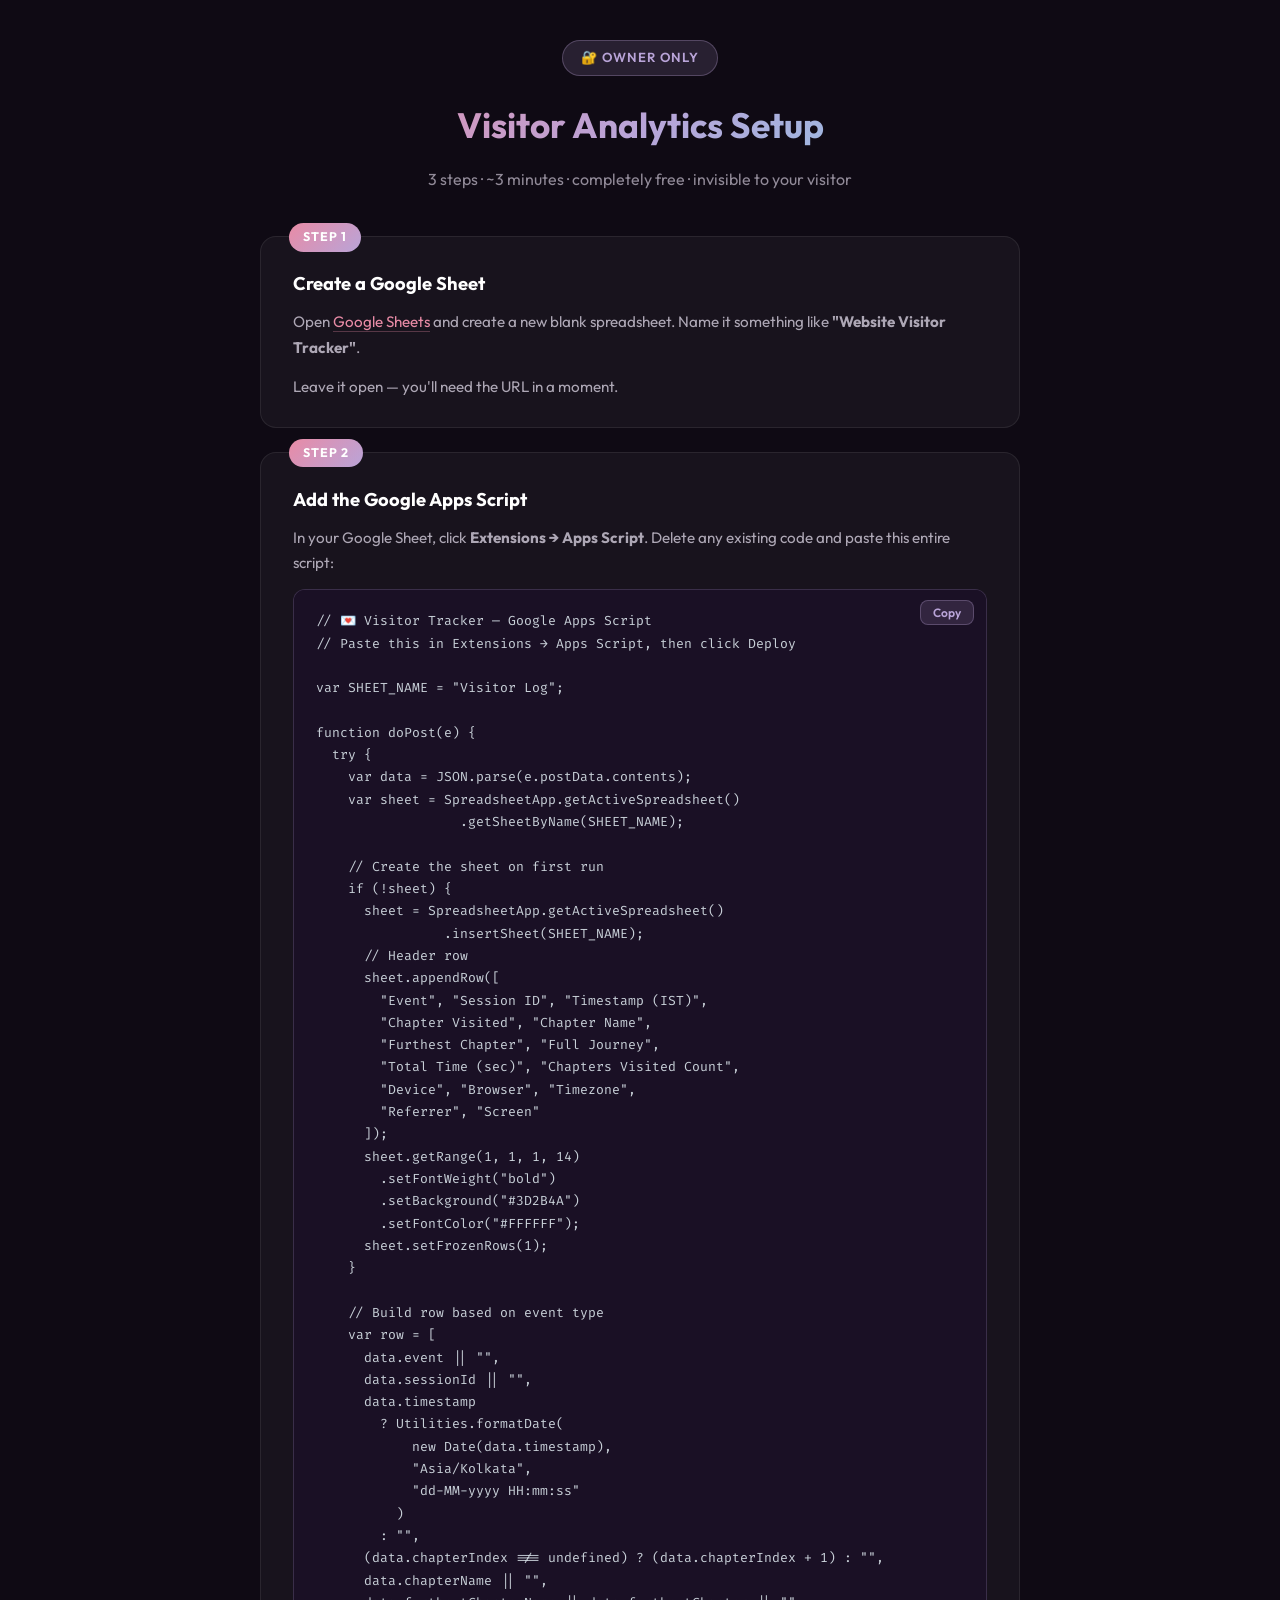
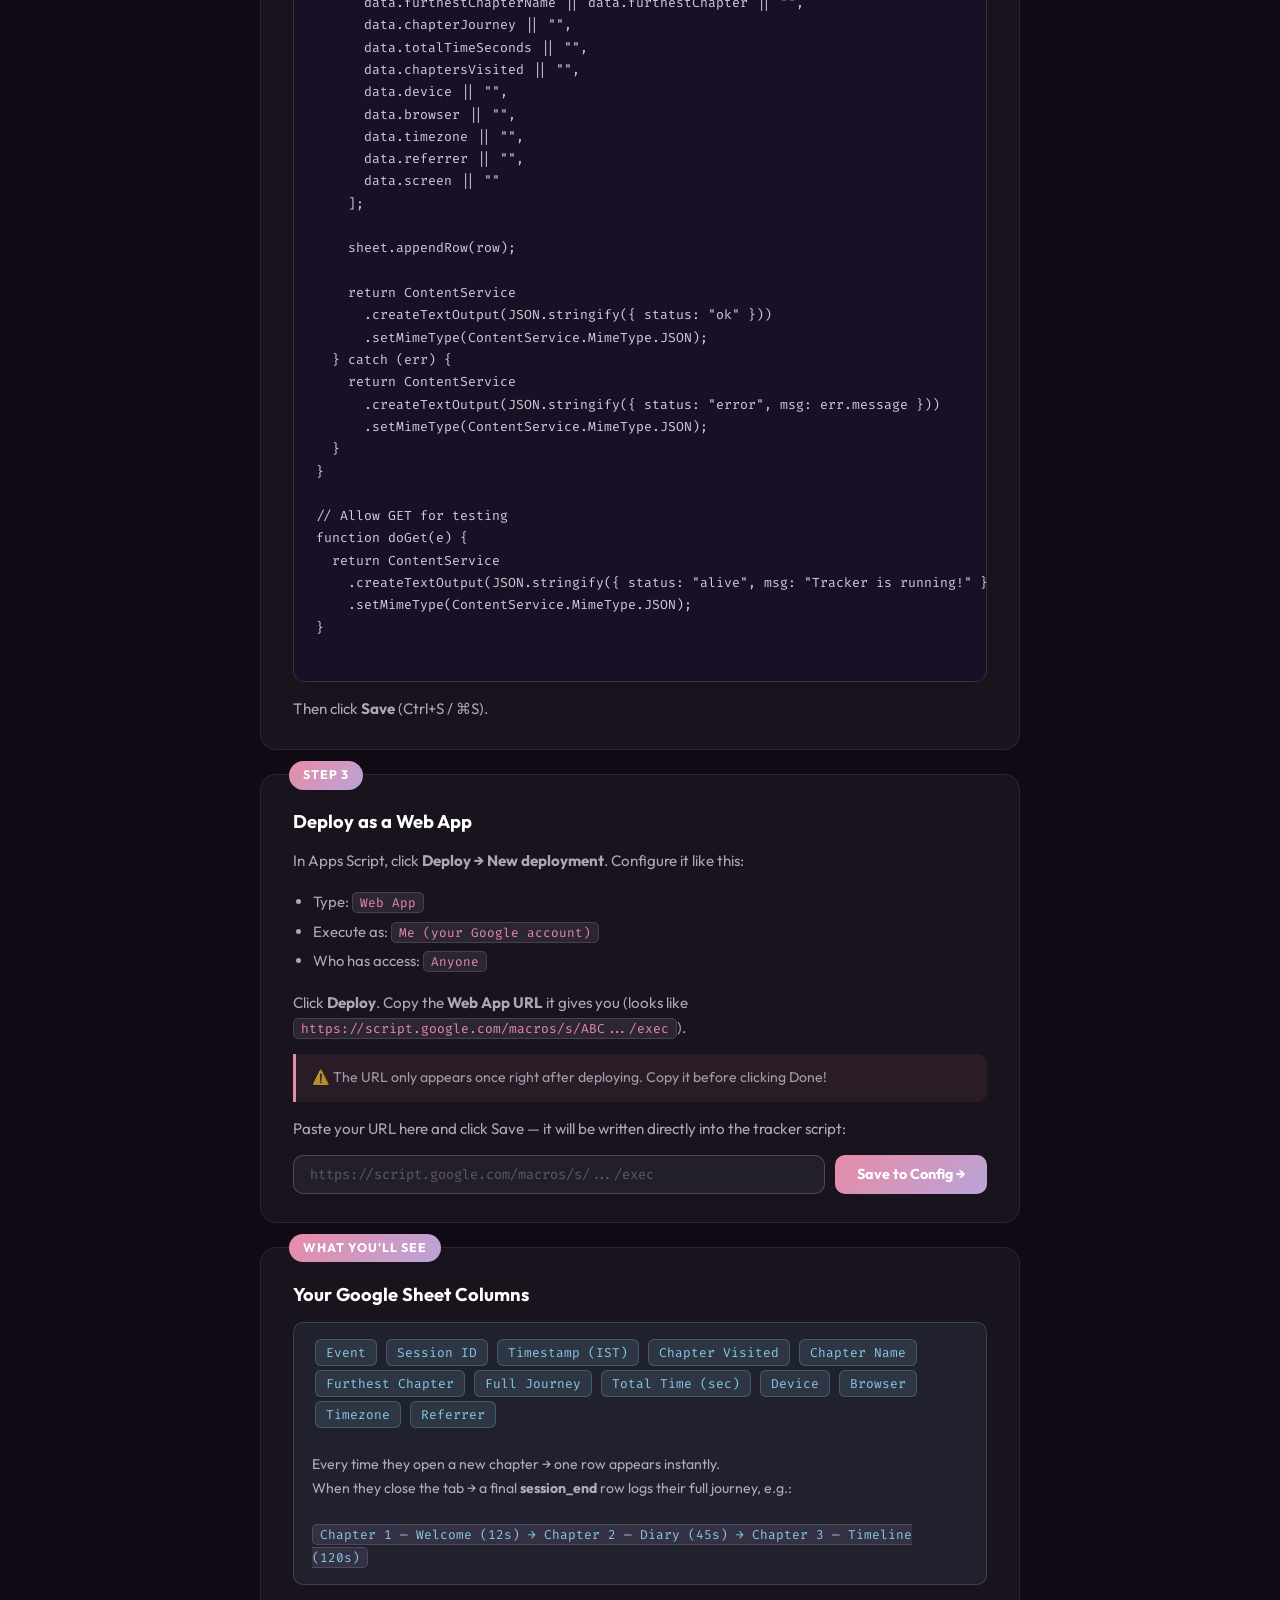
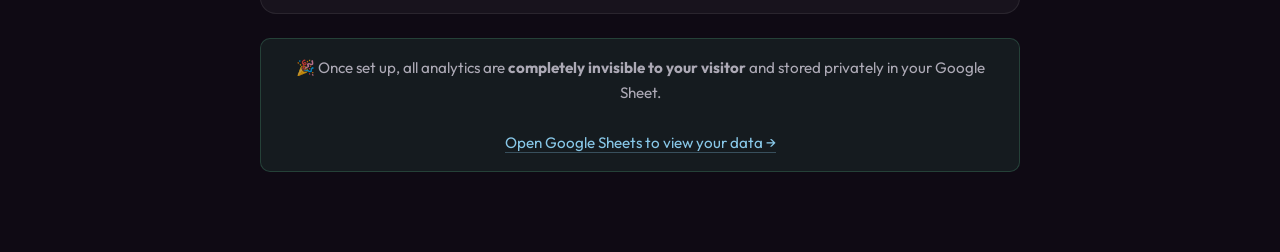
<file: admin-setup.html>
<!DOCTYPE html>
<html lang="en">
<head>
  <meta charset="UTF-8">
  <meta name="viewport" content="width=device-width, initial-scale=1.0">
  <title>🔐 Owner Setup — Visitor Analytics</title>
  <link rel="preconnect" href="https://fonts.googleapis.com">
  <link href="https://fonts.googleapis.com/css2?family=Outfit:wght@400;500;600;700&family=Fira+Code:wght@400;500&display=swap" rel="stylesheet">
  <style>
    *, *::before, *::after { box-sizing: border-box; margin: 0; padding: 0; }

    body {
      font-family: 'Outfit', sans-serif;
      background: #0f0a14;
      color: #e8e0f0;
      min-height: 100vh;
      padding: 40px 20px 80px;
      line-height: 1.65;
    }

    .container {
      max-width: 760px;
      margin: 0 auto;
    }

    .header {
      text-align: center;
      margin-bottom: 44px;
    }

    .header-badge {
      display: inline-flex;
      align-items: center;
      gap: 8px;
      background: rgba(185, 164, 216, 0.15);
      border: 1px solid rgba(185, 164, 216, 0.3);
      border-radius: 9999px;
      padding: 6px 18px;
      font-size: 0.82rem;
      font-weight: 600;
      color: #B9A4D8;
      letter-spacing: 0.08em;
      text-transform: uppercase;
      margin-bottom: 20px;
    }

    h1 {
      font-size: 2.2rem;
      font-weight: 700;
      background: linear-gradient(135deg, #E88BA6, #B9A4D8, #88C8E8);
      -webkit-background-clip: text;
      -webkit-text-fill-color: transparent;
      background-clip: text;
      margin-bottom: 12px;
    }

    .subtitle {
      color: rgba(232, 224, 240, 0.6);
      font-size: 1rem;
    }

    /* Steps */
    .step-card {
      background: rgba(255, 255, 255, 0.04);
      border: 1px solid rgba(255, 255, 255, 0.08);
      border-radius: 16px;
      padding: 28px 32px;
      margin-bottom: 24px;
      position: relative;
    }

    .step-number {
      position: absolute;
      top: -14px;
      left: 28px;
      background: linear-gradient(135deg, #E88BA6, #B9A4D8);
      color: #fff;
      font-size: 0.78rem;
      font-weight: 700;
      letter-spacing: 0.08em;
      text-transform: uppercase;
      padding: 4px 14px;
      border-radius: 9999px;
    }

    .step-card h2 {
      font-size: 1.15rem;
      font-weight: 700;
      color: #fff;
      margin-bottom: 10px;
      margin-top: 4px;
    }

    .step-card p {
      color: rgba(232, 224, 240, 0.72);
      font-size: 0.95rem;
      margin-bottom: 14px;
    }

    .step-card p:last-child { margin-bottom: 0; }

    a {
      color: #E88BA6;
      text-decoration: none;
      border-bottom: 1px solid rgba(232, 139, 166, 0.3);
      transition: border-color 0.2s;
    }

    a:hover { border-color: #E88BA6; }

    /* Code block */
    .code-block {
      background: #1a1025;
      border: 1px solid rgba(185, 164, 216, 0.2);
      border-radius: 12px;
      padding: 20px 22px;
      font-family: 'Fira Code', monospace;
      font-size: 0.82rem;
      line-height: 1.7;
      color: #c9d1d9;
      overflow-x: auto;
      margin: 14px 0;
      position: relative;
      white-space: pre;
    }

    .copy-btn {
      position: absolute;
      top: 10px;
      right: 12px;
      background: rgba(185, 164, 216, 0.15);
      border: 1px solid rgba(185, 164, 216, 0.3);
      border-radius: 8px;
      color: #B9A4D8;
      font-family: 'Outfit', sans-serif;
      font-size: 0.75rem;
      font-weight: 600;
      padding: 4px 12px;
      cursor: pointer;
      transition: background 0.2s;
    }

    .copy-btn:hover { background: rgba(185, 164, 216, 0.28); }
    .copy-btn.copied { color: #88C8E8; border-color: rgba(136, 200, 232, 0.4); }

    /* Inline code */
    code {
      font-family: 'Fira Code', monospace;
      font-size: 0.85em;
      background: rgba(185, 164, 216, 0.12);
      border: 1px solid rgba(185, 164, 216, 0.2);
      border-radius: 5px;
      padding: 1px 7px;
      color: #E88BA6;
    }

    /* URL Input */
    .url-form {
      display: flex;
      gap: 10px;
      margin-top: 14px;
      flex-wrap: wrap;
    }

    .url-input {
      flex: 1;
      min-width: 200px;
      background: rgba(255,255,255,0.05);
      border: 1px solid rgba(185, 164, 216, 0.3);
      border-radius: 10px;
      padding: 10px 16px;
      color: #fff;
      font-family: 'Fira Code', monospace;
      font-size: 0.85rem;
      outline: none;
      transition: border-color 0.2s;
    }

    .url-input:focus { border-color: #B9A4D8; }
    .url-input::placeholder { color: rgba(232, 224, 240, 0.3); }

    .save-btn {
      background: linear-gradient(135deg, #E88BA6, #B9A4D8);
      border: none;
      border-radius: 10px;
      color: #fff;
      font-family: 'Outfit', sans-serif;
      font-size: 0.9rem;
      font-weight: 700;
      padding: 10px 22px;
      cursor: pointer;
      transition: transform 0.15s, box-shadow 0.15s;
    }

    .save-btn:hover { transform: scale(1.03); box-shadow: 0 6px 20px rgba(185,164,216,0.3); }

    .save-status {
      display: none;
      margin-top: 10px;
      font-size: 0.88rem;
      color: #88C8E8;
      font-weight: 600;
    }

    /* Column layout hints */
    .columns-hint {
      background: rgba(136, 200, 232, 0.08);
      border: 1px solid rgba(136, 200, 232, 0.2);
      border-radius: 10px;
      padding: 14px 18px;
      margin-top: 12px;
      font-size: 0.88rem;
      color: rgba(232, 224, 240, 0.72);
    }

    .col-pill {
      display: inline-block;
      background: rgba(136, 200, 232, 0.12);
      border: 1px solid rgba(136, 200, 232, 0.25);
      border-radius: 6px;
      padding: 2px 10px;
      margin: 2px 3px;
      font-family: 'Fira Code', monospace;
      font-size: 0.8rem;
      color: #88C8E8;
    }

    /* Warning */
    .warning {
      background: rgba(232, 139, 166, 0.08);
      border-left: 3px solid #E88BA6;
      border-radius: 0 10px 10px 0;
      padding: 12px 16px;
      margin-top: 12px;
      font-size: 0.88rem;
      color: rgba(232, 224, 240, 0.65);
    }

    .success-box {
      background: rgba(100, 220, 160, 0.08);
      border: 1px solid rgba(100, 220, 160, 0.2);
      border-radius: 10px;
      padding: 16px 20px;
      margin-top: 24px;
      text-align: center;
      color: rgba(232, 224, 240, 0.72);
      font-size: 0.95rem;
    }

    .success-box a {
      color: #88C8E8;
      border-color: rgba(136, 200, 232, 0.3);
    }
  </style>
</head>
<body>
  <div class="container">

    <div class="header">
      <div class="header-badge">🔐 Owner Only</div>
      <h1>Visitor Analytics Setup</h1>
      <p class="subtitle">3 steps · ~3 minutes · completely free · invisible to your visitor</p>
    </div>

    <!-- STEP 1 -->
    <div class="step-card">
      <span class="step-number">Step 1</span>
      <h2>Create a Google Sheet</h2>
      <p>Open <a href="https://sheets.google.com" target="_blank">Google Sheets</a> and create a new blank spreadsheet. Name it something like <strong>"Website Visitor Tracker"</strong>.</p>
      <p>Leave it open — you'll need the URL in a moment.</p>
    </div>

    <!-- STEP 2 -->
    <div class="step-card">
      <span class="step-number">Step 2</span>
      <h2>Add the Google Apps Script</h2>
      <p>In your Google Sheet, click <strong>Extensions → Apps Script</strong>. Delete any existing code and paste this entire script:</p>

      <div class="code-block" id="gas-code">// 💌 Visitor Tracker — Google Apps Script
// Paste this in Extensions → Apps Script, then click Deploy

var SHEET_NAME = "Visitor Log";

function doPost(e) {
  try {
    var data = JSON.parse(e.postData.contents);
    var sheet = SpreadsheetApp.getActiveSpreadsheet()
                  .getSheetByName(SHEET_NAME);

    // Create the sheet on first run
    if (!sheet) {
      sheet = SpreadsheetApp.getActiveSpreadsheet()
                .insertSheet(SHEET_NAME);
      // Header row
      sheet.appendRow([
        "Event", "Session ID", "Timestamp (IST)",
        "Chapter Visited", "Chapter Name",
        "Furthest Chapter", "Full Journey",
        "Total Time (sec)", "Chapters Visited Count",
        "Device", "Browser", "Timezone",
        "Referrer", "Screen"
      ]);
      sheet.getRange(1, 1, 1, 14)
        .setFontWeight("bold")
        .setBackground("#3D2B4A")
        .setFontColor("#FFFFFF");
      sheet.setFrozenRows(1);
    }

    // Build row based on event type
    var row = [
      data.event || "",
      data.sessionId || "",
      data.timestamp
        ? Utilities.formatDate(
            new Date(data.timestamp),
            "Asia/Kolkata",
            "dd-MM-yyyy HH:mm:ss"
          )
        : "",
      (data.chapterIndex !== undefined) ? (data.chapterIndex + 1) : "",
      data.chapterName || "",
      data.furthestChapterName || data.furthestChapter || "",
      data.chapterJourney || "",
      data.totalTimeSeconds || "",
      data.chaptersVisited || "",
      data.device || "",
      data.browser || "",
      data.timezone || "",
      data.referrer || "",
      data.screen || ""
    ];

    sheet.appendRow(row);

    return ContentService
      .createTextOutput(JSON.stringify({ status: "ok" }))
      .setMimeType(ContentService.MimeType.JSON);
  } catch (err) {
    return ContentService
      .createTextOutput(JSON.stringify({ status: "error", msg: err.message }))
      .setMimeType(ContentService.MimeType.JSON);
  }
}

// Allow GET for testing
function doGet(e) {
  return ContentService
    .createTextOutput(JSON.stringify({ status: "alive", msg: "Tracker is running!" }))
    .setMimeType(ContentService.MimeType.JSON);
}
      <button class="copy-btn" onclick="copyCode('gas-code', this)">Copy</button></div>

      <p>Then click <strong>Save</strong> (Ctrl+S / ⌘S).</p>
    </div>

    <!-- STEP 3 -->
    <div class="step-card">
      <span class="step-number">Step 3</span>
      <h2>Deploy as a Web App</h2>
      <p>In Apps Script, click <strong>Deploy → New deployment</strong>. Configure it like this:</p>
      <ul style="margin: 10px 0 14px 20px; color: rgba(232,224,240,0.72); font-size:0.93rem; line-height:2;">
        <li>Type: <code>Web App</code></li>
        <li>Execute as: <code>Me (your Google account)</code></li>
        <li>Who has access: <code>Anyone</code></li>
      </ul>
      <p>Click <strong>Deploy</strong>. Copy the <strong>Web App URL</strong> it gives you (looks like <code>https://script.google.com/macros/s/ABC.../exec</code>).</p>

      <div class="warning">⚠️ The URL only appears once right after deploying. Copy it before clicking Done!</div>

      <p style="margin-top:14px;">Paste your URL here and click Save — it will be written directly into the tracker script:</p>

      <div class="url-form">
        <input class="url-input" id="apps-script-url" type="text"
               placeholder="https://script.google.com/macros/s/.../exec"
               oninput="checkUrl(this)">
        <button class="save-btn" id="save-url-btn" onclick="saveUrl()">Save to Config →</button>
      </div>
      <div class="save-status" id="save-status">✅ URL saved! Open <code>js/tracker.js</code> and replace <code>YOUR_APPS_SCRIPT_URL_HERE</code> with the URL you pasted above.</div>
    </div>

    <!-- What you'll see -->
    <div class="step-card">
      <span class="step-number">What you'll see</span>
      <h2>Your Google Sheet Columns</h2>
      <div class="columns-hint">
        <span class="col-pill">Event</span>
        <span class="col-pill">Session ID</span>
        <span class="col-pill">Timestamp (IST)</span>
        <span class="col-pill">Chapter Visited</span>
        <span class="col-pill">Chapter Name</span>
        <span class="col-pill">Furthest Chapter</span>
        <span class="col-pill">Full Journey</span>
        <span class="col-pill">Total Time (sec)</span>
        <span class="col-pill">Device</span>
        <span class="col-pill">Browser</span>
        <span class="col-pill">Timezone</span>
        <span class="col-pill">Referrer</span>
        <br><br>
        Every time they open a new chapter → one row appears instantly.<br>
        When they close the tab → a final <strong>session_end</strong> row logs their full journey, e.g.:<br><br>
        <code style="font-size:0.8rem; color:#88C8E8;">Chapter 1 — Welcome (12s) → Chapter 2 — Diary (45s) → Chapter 3 — Timeline (120s)</code>
      </div>
    </div>

    <div class="success-box">
      🎉 Once set up, all analytics are <strong>completely invisible to your visitor</strong> and stored privately in your Google Sheet.<br><br>
      <a href="https://sheets.google.com" target="_blank">Open Google Sheets to view your data →</a>
    </div>

  </div>

  <script>
    function copyCode(blockId, btn) {
      var el = document.getElementById(blockId);
      // Get text excluding the copy button
      var text = el.innerText.replace(/^Copy$/m, '').trim();
      navigator.clipboard.writeText(text).then(function () {
        btn.textContent = 'Copied ✓';
        btn.classList.add('copied');
        setTimeout(function () {
          btn.textContent = 'Copy';
          btn.classList.remove('copied');
        }, 2500);
      });
    }

    function checkUrl(input) {
      var btn = document.getElementById('save-url-btn');
      var valid = input.value.includes('script.google.com');
      btn.style.opacity = valid ? '1' : '0.5';
    }

    function saveUrl() {
      var url = document.getElementById('apps-script-url').value.trim();
      if (!url || !url.includes('script.google.com')) {
        alert('Please paste a valid Google Apps Script URL.');
        return;
      }
      // Store in localStorage for reference
      localStorage.setItem('tracker_endpoint', url);
      var status = document.getElementById('save-status');
      status.style.display = 'block';
      status.innerHTML = '✅ <strong>URL noted!</strong> Now open <code>js/tracker.js</code> and replace <code>YOUR_APPS_SCRIPT_URL_HERE</code> with:<br><br><code style="word-break:break-all; color:#88C8E8;">' + url + '</code>';
    }
  </script>
</body>
</html>
</file>
